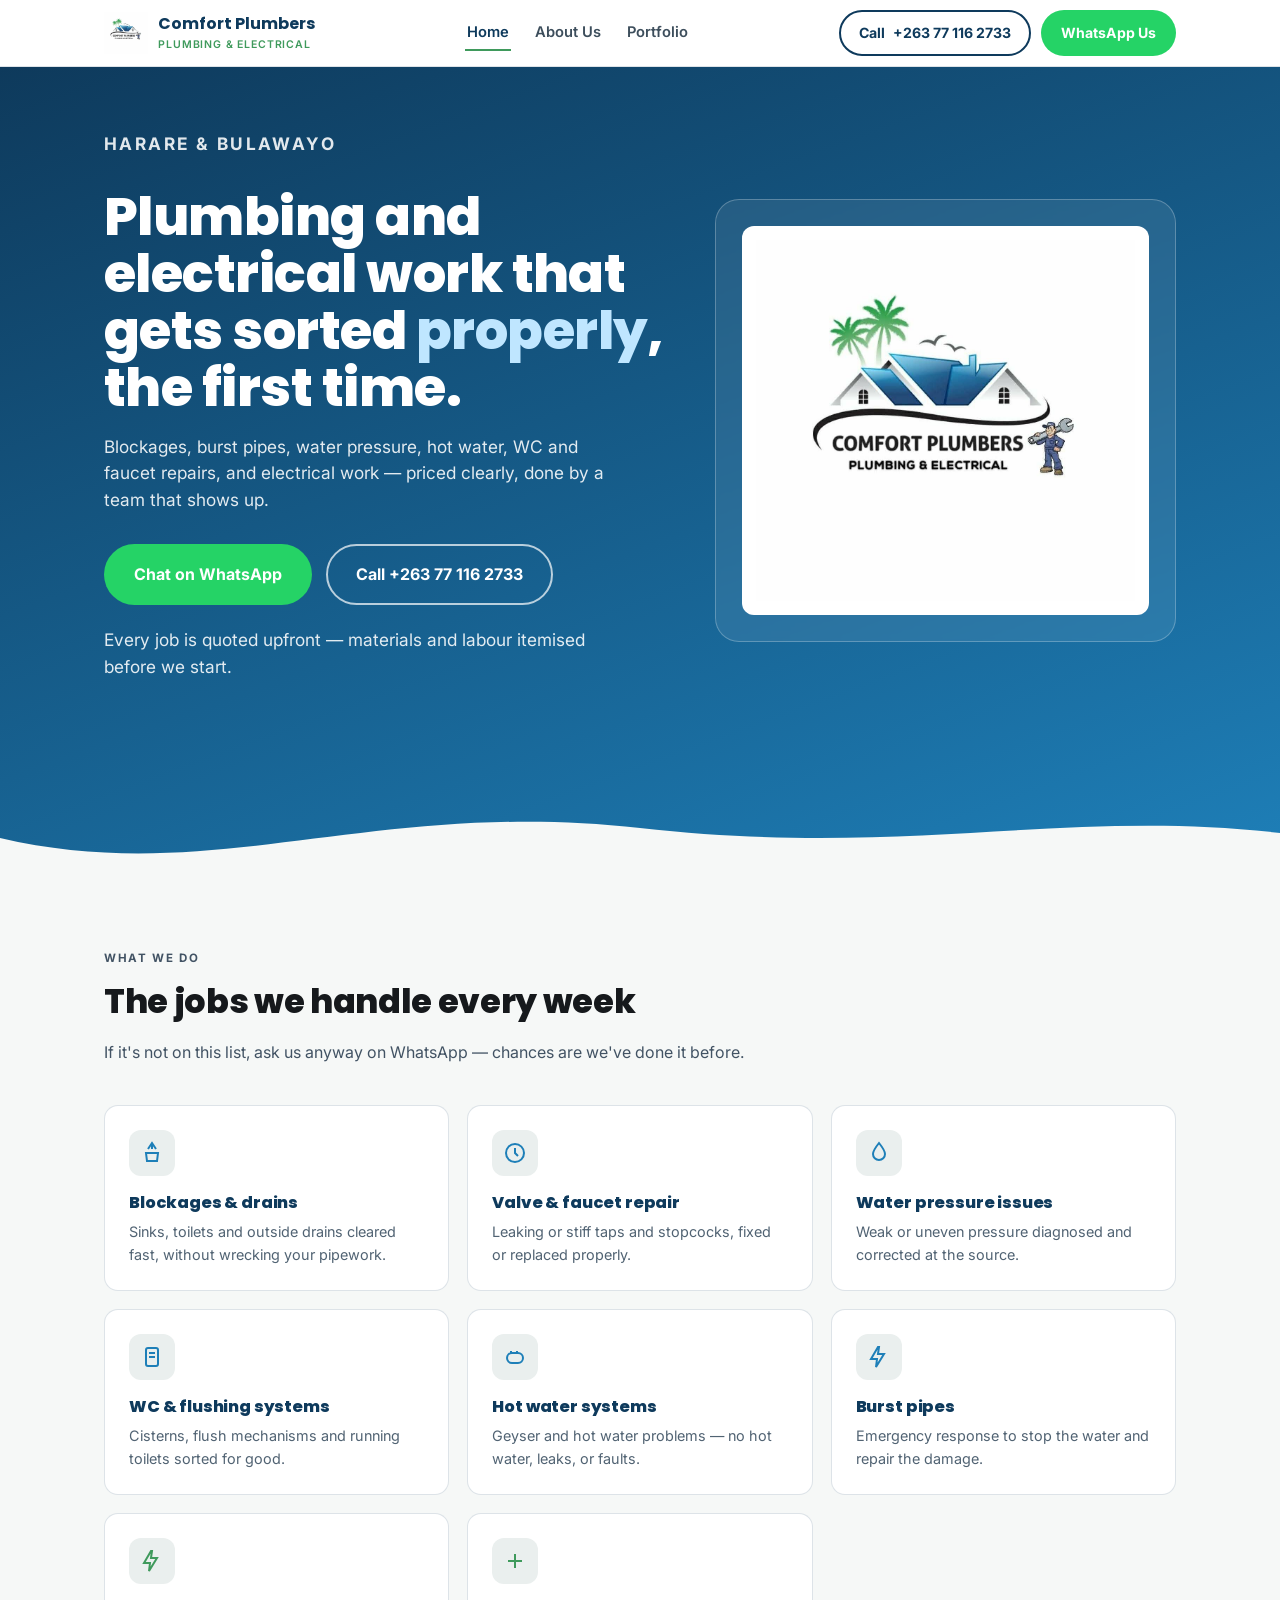
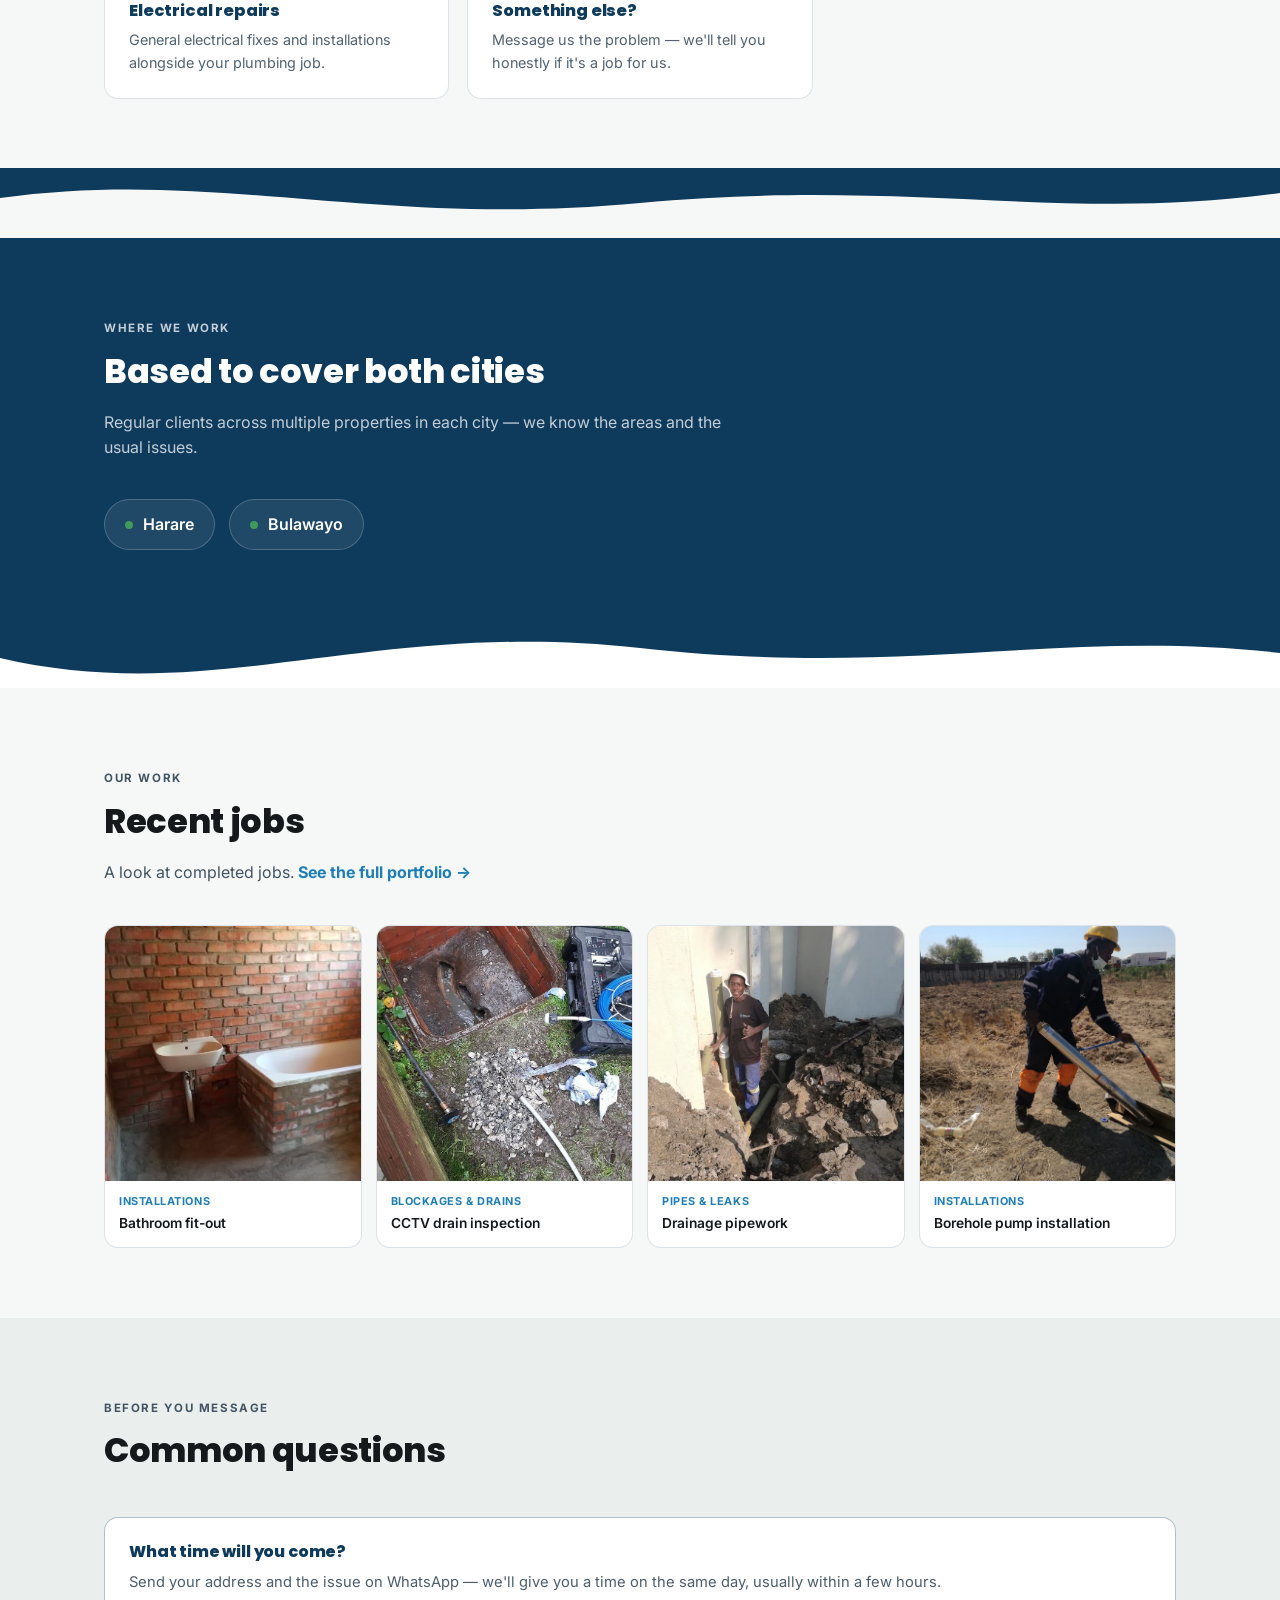
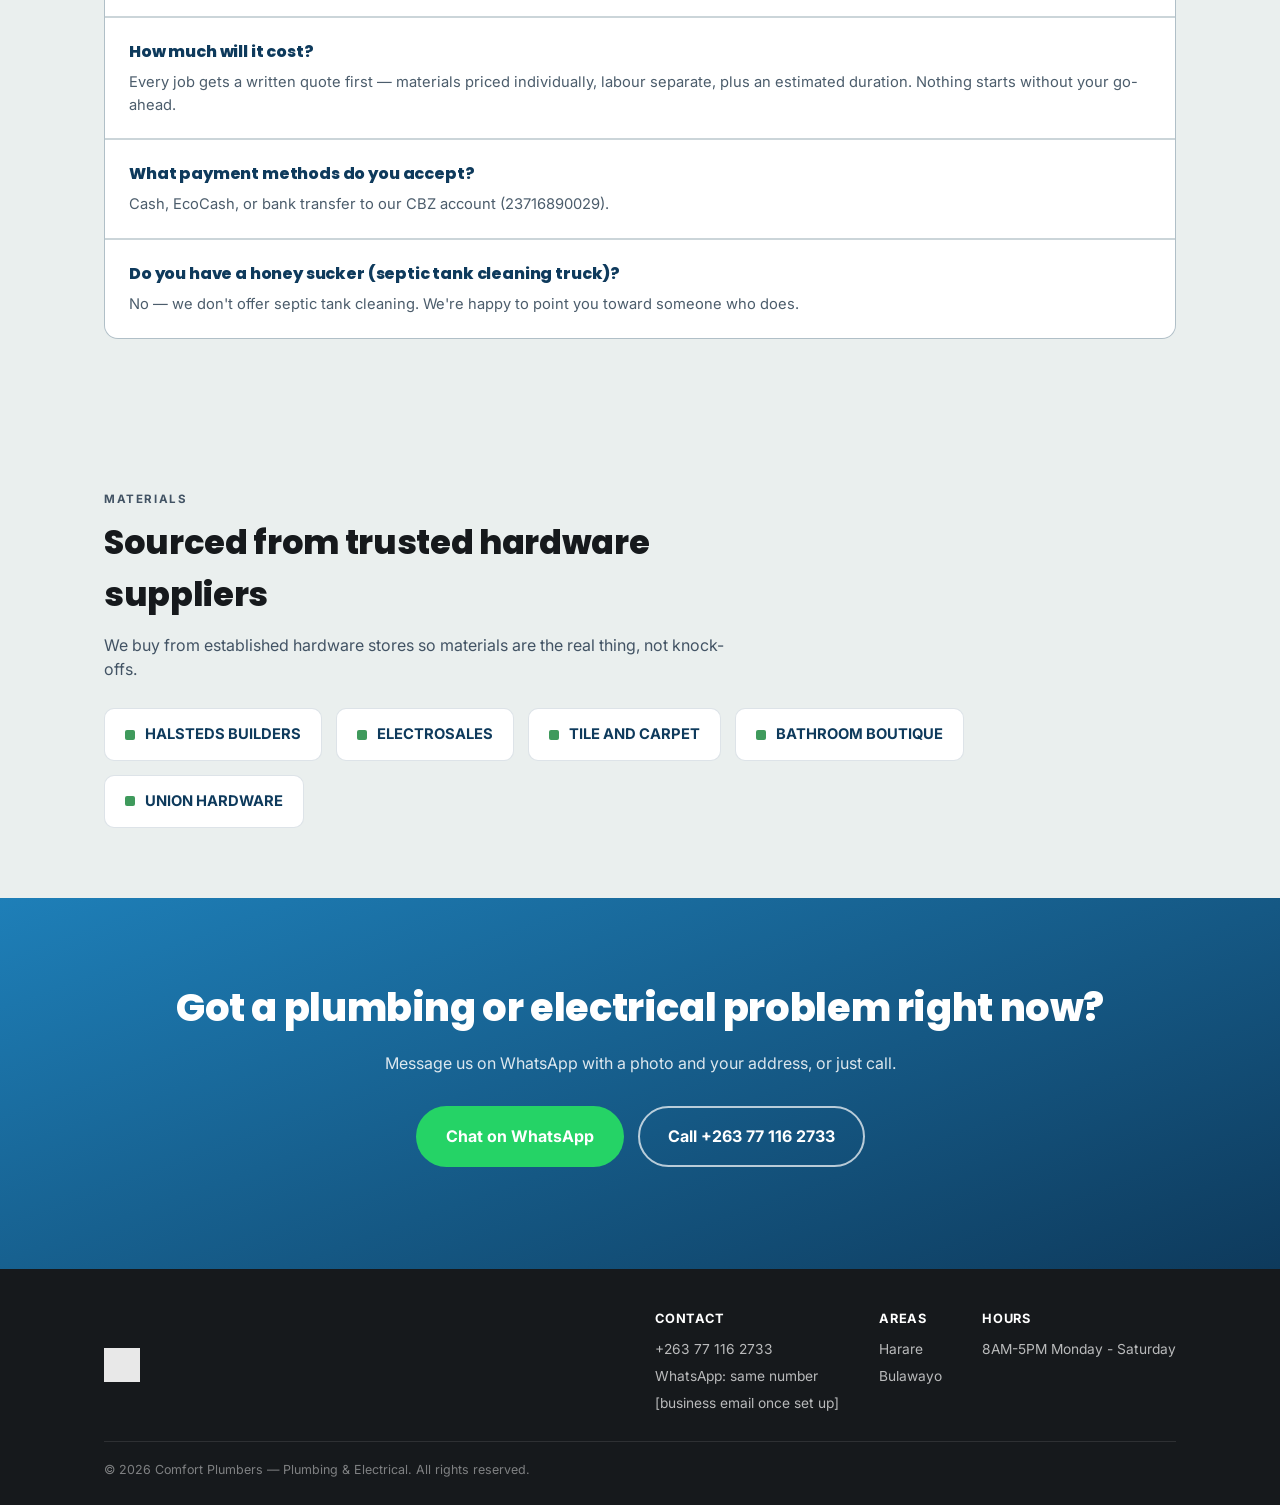
<file: index.html>
<!DOCTYPE html>
<html lang="en">
<head>
<meta charset="UTF-8">
<meta name="viewport" content="width=device-width, initial-scale=1.0">
<title>Comfort Plumbers | Plumbing &amp; Electrical — Harare &amp; Bulawayo</title>
<link rel="preconnect" href="https://fonts.googleapis.com">
<link href="https://fonts.googleapis.com/css2?family=Poppins:wght@600;700;800&family=Inter:wght@400;500;600;700&display=swap" rel="stylesheet">
<link rel="stylesheet" href="style.css">
</head>
<body>

<div class="topbar">
  <div class="topbar-inner">
    <div class="brand">
      <img src="logo.jpg" alt="Comfort Plumbers logo">
      <div class="brand-name">Comfort Plumbers<span>Plumbing &amp; Electrical</span></div>
    </div>
    <nav class="nav">
      <a href="index.html" class="active">Home</a>
      <a href="about.html">About Us</a>
      <a href="portfolio.html">Portfolio</a>
    </nav>
    <div class="top-actions">
      <a class="btn btn-call" href="tel:+263771162733"><span class="label">Call</span> +263 77 116 2733</a>
      <a class="btn btn-whatsapp" href="https://wa.me/263771162733" target="_blank" rel="noopener">WhatsApp Us</a>
    </div>
  </div>
</div>

<header class="hero">
  <div class="hero-inner">
    <div>
      <p class="eyebrow">Harare &amp; Bulawayo</p>
      <h1>Plumbing and electrical work that gets sorted <em>properly</em>, the first time.</h1>
      <p>Blockages, burst pipes, water pressure, hot water, WC and faucet repairs, and electrical work — priced clearly, done by a team that shows up.</p>
      <div class="hero-ctas">
        <a class="btn btn-whatsapp btn-lg" href="https://wa.me/263771162733" target="_blank" rel="noopener">Chat on WhatsApp</a>
        <a class="btn btn-call on-navy btn-lg" href="tel:+263771162733">Call +263 77 116 2733</a>
      </div>
      <p class="hero-note">Every job is quoted upfront — materials and labour itemised before we start.</p>
    </div>
    <div class="hero-badge">
      <img src="logo.jpg" alt="Comfort Plumbers">
    </div>
  </div>
  <svg class="wave" viewBox="0 0 1200 70" preserveAspectRatio="none" xmlns="http://www.w3.org/2000/svg">
    <path d="M0,40 C200,90 350,0 600,30 C850,60 1000,10 1200,35 L1200,70 L0,70 Z"></path>
  </svg>
</header>

<section id="services">
  <div class="wrap">
    <div class="section-head">
      <p class="eyebrow">What we do</p>
      <h2>The jobs we handle every week</h2>
      <p>If it's not on this list, ask us anyway on WhatsApp — chances are we've done it before.</p>
    </div>
    <div class="services-grid">

      <div class="service-card">
        <div class="service-icon">
          <svg width="24" height="24" viewBox="0 0 24 24" fill="none" stroke="currentColor" stroke-width="2"><path d="M12 2v6M8 8l4-6 4 6M6 12h12l-1 8H7l-1-8Z"/></svg>
        </div>
        <h3>Blockages &amp; drains</h3>
        <p>Sinks, toilets and outside drains cleared fast, without wrecking your pipework.</p>
      </div>

      <div class="service-card">
        <div class="service-icon">
          <svg width="24" height="24" viewBox="0 0 24 24" fill="none" stroke="currentColor" stroke-width="2"><circle cx="12" cy="12" r="9"/><path d="M12 7v5l3 3"/></svg>
        </div>
        <h3>Valve &amp; faucet repair</h3>
        <p>Leaking or stiff taps and stopcocks, fixed or replaced properly.</p>
      </div>

      <div class="service-card">
        <div class="service-icon">
          <svg width="24" height="24" viewBox="0 0 24 24" fill="none" stroke="currentColor" stroke-width="2"><path d="M12 2c4 5 6 8 6 11a6 6 0 1 1-12 0c0-3 2-6 6-11Z"/></svg>
        </div>
        <h3>Water pressure issues</h3>
        <p>Weak or uneven pressure diagnosed and corrected at the source.</p>
      </div>

      <div class="service-card">
        <div class="service-icon">
          <svg width="24" height="24" viewBox="0 0 24 24" fill="none" stroke="currentColor" stroke-width="2"><rect x="6" y="3" width="12" height="18" rx="2"/><path d="M9 8h6M9 12h6"/></svg>
        </div>
        <h3>WC &amp; flushing systems</h3>
        <p>Cisterns, flush mechanisms and running toilets sorted for good.</p>
      </div>

      <div class="service-card">
        <div class="service-icon">
          <svg width="24" height="24" viewBox="0 0 24 24" fill="none" stroke="currentColor" stroke-width="2"><path d="M4 13a5 5 0 0 1 5-5h6a5 5 0 0 1 0 10H9a5 5 0 0 1-5-5Z"/><path d="M8 8V6M14 8V6"/></svg>
        </div>
        <h3>Hot water systems</h3>
        <p>Geyser and hot water problems — no hot water, leaks, or faults.</p>
      </div>

      <div class="service-card">
        <div class="service-icon">
          <svg width="24" height="24" viewBox="0 0 24 24" fill="none" stroke="currentColor" stroke-width="2"><path d="M11 2 4 14h6l-1 8 8-13h-6l1-7Z"/></svg>
        </div>
        <h3>Burst pipes</h3>
        <p>Emergency response to stop the water and repair the damage.</p>
      </div>

      <div class="service-card electrical">
        <div class="service-icon">
          <svg width="24" height="24" viewBox="0 0 24 24" fill="none" stroke="currentColor" stroke-width="2"><path d="M11 2 4 14h6l-1 8 8-13h-6l1-7Z"/></svg>
        </div>
        <h3>Electrical repairs</h3>
        <p>General electrical fixes and installations alongside your plumbing job.</p>
      </div>

      <div class="service-card electrical">
        <div class="service-icon">
          <svg width="24" height="24" viewBox="0 0 24 24" fill="none" stroke="currentColor" stroke-width="2"><path d="M5 12h14M12 5v14"/></svg>
        </div>
        <h3>Something else?</h3>
        <p>Message us the problem — we'll tell you honestly if it's a job for us.</p>
      </div>

    </div>
  </div>
</section>

<svg class="wave flip" viewBox="0 0 1200 70" preserveAspectRatio="none" xmlns="http://www.w3.org/2000/svg" style="margin-top:-1px;">
  <path d="M0,30 C200,0 350,60 600,35 C850,10 1000,55 1200,25 L1200,0 L0,0 Z"></path>
</svg>

<section class="areas">
  <div class="wrap">
    <div class="section-head">
      <p class="eyebrow">Where we work</p>
      <h2>Based to cover both cities</h2>
      <p>Regular clients across multiple properties in each city — we know the areas and the usual issues.</p>
    </div>
    <div class="area-list">
      <div class="area-pill"><span class="dot"></span> Harare</div>
      <div class="area-pill"><span class="dot"></span> Bulawayo</div>
    </div>
  </div>
</section>

<svg class="wave flip-white" viewBox="0 0 1200 70" preserveAspectRatio="none" xmlns="http://www.w3.org/2000/svg" style="background:var(--navy);">
  <path d="M0,40 C200,90 350,0 600,30 C850,60 1000,10 1200,35 L1200,70 L0,70 Z"></path>
</svg>

<section id="work">
  <div class="wrap">
    <div class="section-head">
      <p class="eyebrow">Our work</p>
      <h2>Recent jobs</h2>
      <p>A look at completed jobs. <a href="portfolio.html" style="color:var(--sky);font-weight:700;">See the full portfolio →</a></p>
    </div>
    <div class="portfolio-grid">
      <figure class="portfolio-photo">
        <img src="photos/job-bathroom.jpg" alt="New bathroom installation with sink and bathtub">
        <figcaption><span class="cat">Installations</span>Bathroom fit-out</figcaption>
      </figure>
      <figure class="portfolio-photo">
        <img src="photos/job-cctv-inspection.jpg" alt="CCTV drain camera inspection at a manhole">
        <figcaption><span class="cat">Blockages &amp; Drains</span>CCTV drain inspection</figcaption>
      </figure>
      <figure class="portfolio-photo">
        <img src="photos/job-pipework-1.jpg" alt="Outdoor drainage pipework completed against a wall">
        <figcaption><span class="cat">Pipes &amp; Leaks</span>Drainage pipework</figcaption>
      </figure>
      <figure class="portfolio-photo">
        <img src="photos/job-borehole-pump.jpg" alt="Submersible borehole pump being prepared for installation">
        <figcaption><span class="cat">Installations</span>Borehole pump installation</figcaption>
      </figure>
    </div>
  </div>
</section>

<section id="faq" style="background:var(--paper-dim);">
  <div class="wrap">
    <div class="section-head">
      <p class="eyebrow">Before you message</p>
      <h2>Common questions</h2>
    </div>
    <div class="faq">
      <div class="faq-item">
        <h3>What time will you come?</h3>
        <p>Send your address and the issue on WhatsApp — we'll give you a time on the same day, usually within a few hours.</p>
      </div>
      <div class="faq-item">
        <h3>How much will it cost?</h3>
        <p>Every job gets a written quote first — materials priced individually, labour separate, plus an estimated duration. Nothing starts without your go-ahead.</p>
      </div>
      <div class="faq-item">
        <h3>What payment methods do you accept?</h3>
        <p>Cash, EcoCash, or bank transfer to our CBZ account (23716890029).</p>
      </div>
      <div class="faq-item">
        <h3>Do you have a honey sucker (septic tank cleaning truck)?</h3>
        <p>No — we don't offer septic tank cleaning. We're happy to point you toward someone who does.</p>
      </div>
    </div>
  </div>
</section>

<section class="partners">
  <div class="wrap">
    <div class="section-head">
      <p class="eyebrow">Materials</p>
      <h2>Sourced from trusted hardware suppliers</h2>
      <p>We buy from established hardware stores so materials are the real thing, not knock-offs.</p>
    </div>
    <div class="partner-strip">
      <div class="partner-badge"><span class="sq"></span>HALSTEDS BUILDERS</div>
      <div class="partner-badge"><span class="sq"></span>ELECTROSALES</div>
      <div class="partner-badge"><span class="sq"></span>TILE AND CARPET</div>
       <div class="partner-badge"><span class="sq"></span>BATHROOM BOUTIQUE</div>
       <div class="partner-badge"><span class="sq"></span> UNION HARDWARE</div>
    </div>
  </div>
</section>

<section class="final-cta">
  <div class="wrap">
    <h2>Got a plumbing or electrical problem right now?</h2>
    <p>Message us on WhatsApp with a photo and your address, or just call.</p>
    <div class="hero-ctas">
      <a class="btn btn-whatsapp btn-lg" href="https://wa.me/263771162733" target="_blank" rel="noopener">Chat on WhatsApp</a>
      <a class="btn btn-call on-navy btn-lg" href="tel:+263771162733">Call +263 77 116 2733</a>
    </div>
  </div>
</section>

<footer>
  <div class="wrap">
    <div class="footer-inner">
      <div class="footer-brand">
        <img src="logo.jpg" alt="Comfort Plumbers">
      </div>
      <div class="cols">
        <div>
          <h4>Contact</h4>
          <ul>
            <li>+263 77 116 2733</li>
            <li>WhatsApp: same number</li>
            <li>[business email once set up]</li>
          </ul>
        </div>
        <div>
          <h4>Areas</h4>
          <ul>
            <li>Harare</li>
            <li>Bulawayo</li>
          </ul>
        </div>
        <div>
          <h4>Hours</h4>
          <ul>
            <li>8AM-5PM Monday - Saturday</li>
          </ul>
        </div>
      </div>
    </div>
    <div class="footer-bottom">© 2026 Comfort Plumbers — Plumbing &amp; Electrical. All rights reserved.</div>
  </div>
</footer>

</body>
</html>
</file>
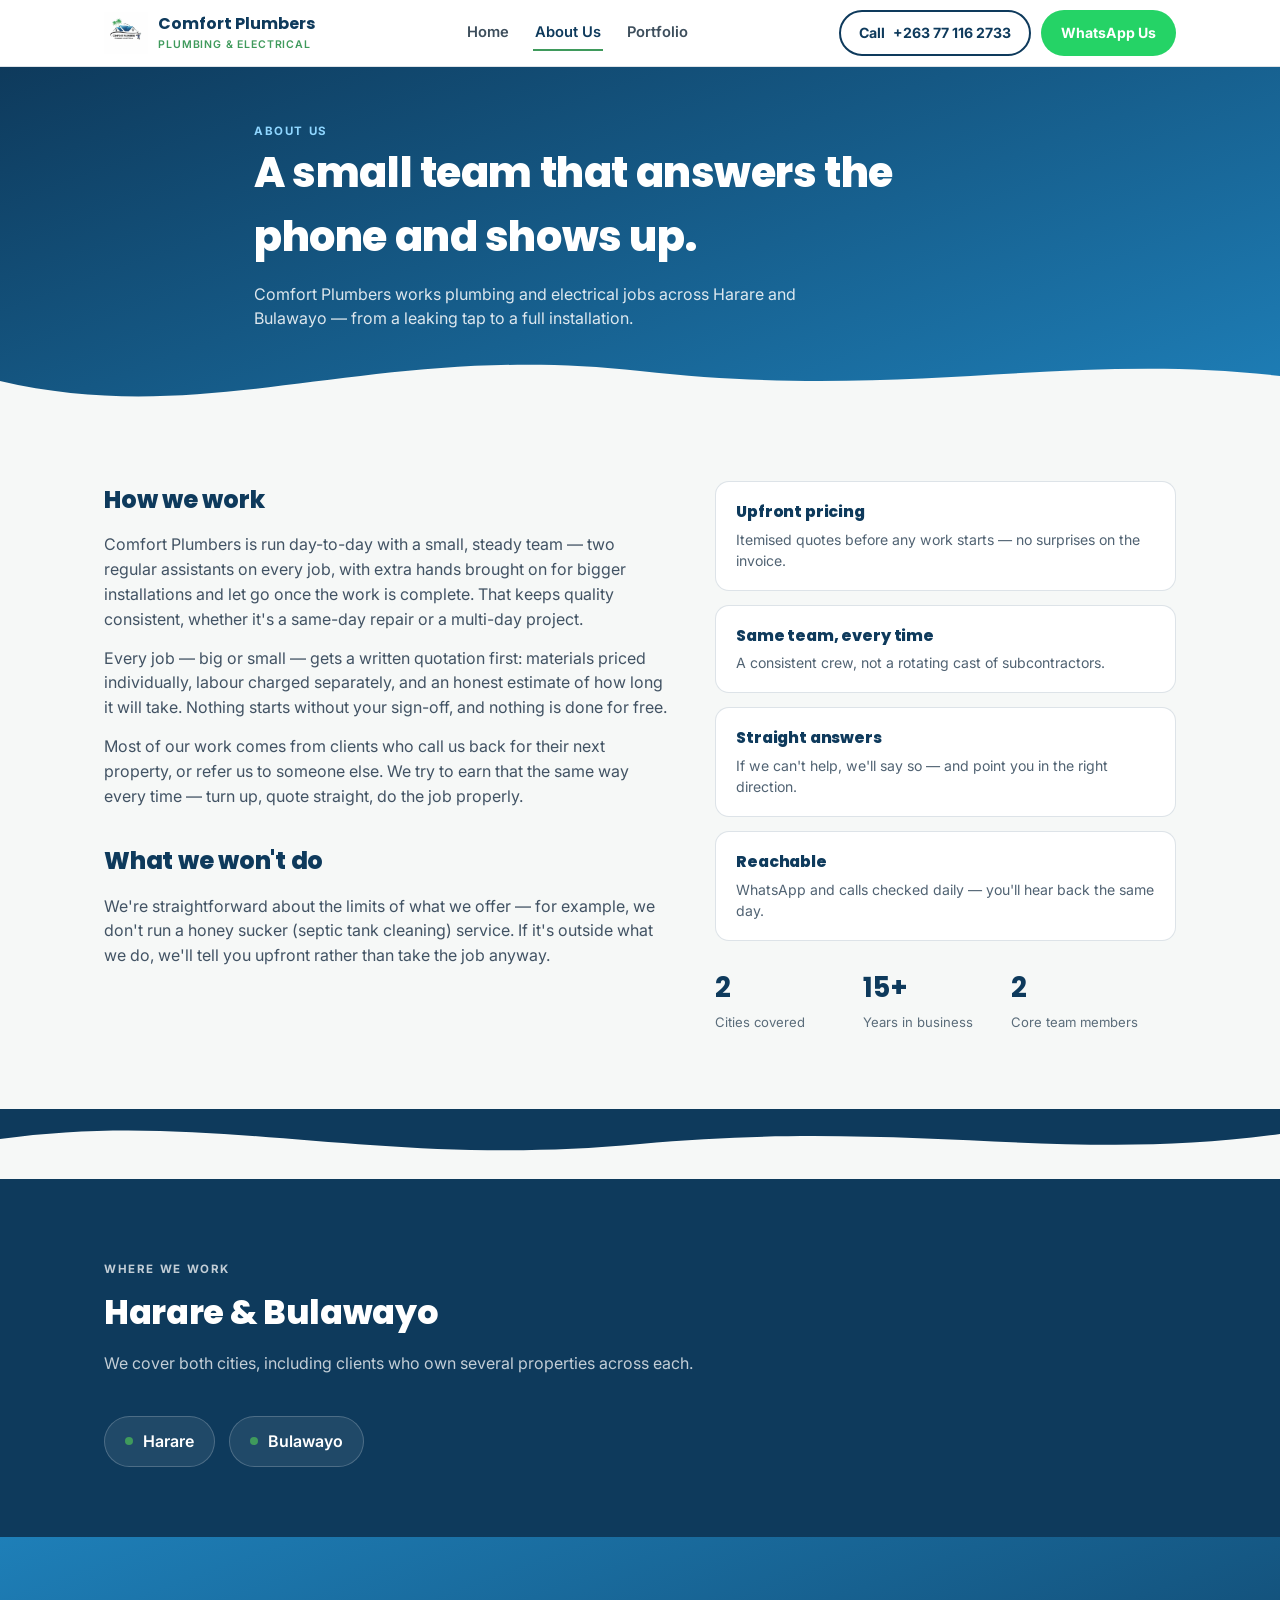
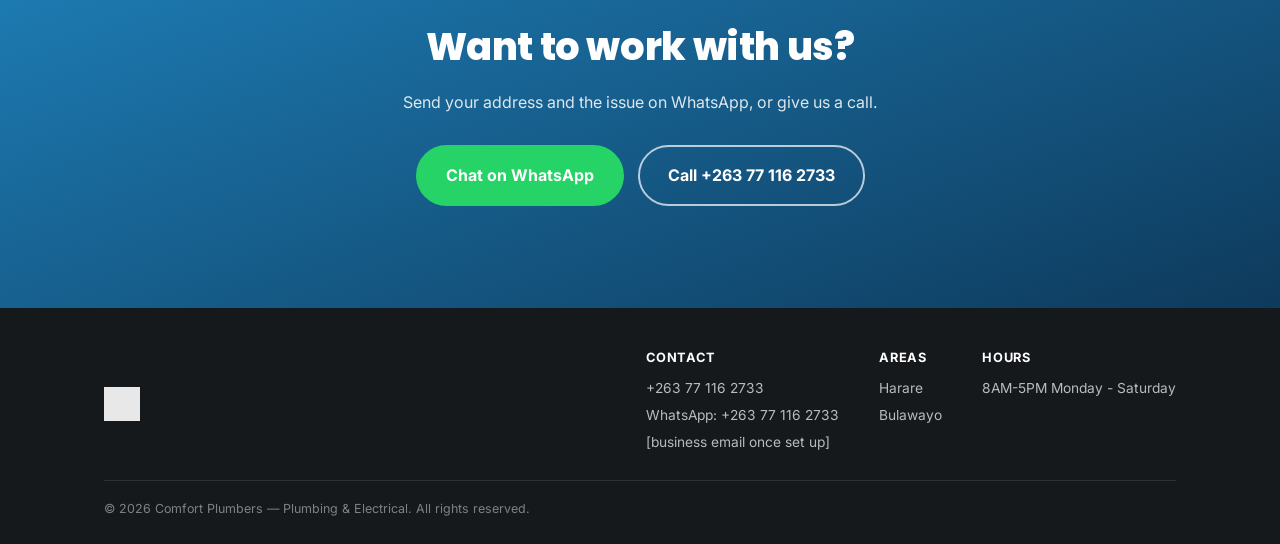
<file: about.html>
<!DOCTYPE html>
<html lang="en">
<head>
<meta charset="UTF-8">
<meta name="viewport" content="width=device-width, initial-scale=1.0">
<title>About Us | Comfort Plumbers</title>
<link rel="preconnect" href="https://fonts.googleapis.com">
<link href="https://fonts.googleapis.com/css2?family=Poppins:wght@600;700;800&family=Inter:wght@400;500;600;700&display=swap" rel="stylesheet">
<link rel="stylesheet" href="style.css">
</head>
<body>

<div class="topbar">
  <div class="topbar-inner">
    <div class="brand">
      <img src="logo.jpg" alt="Comfort Plumbers logo">
      <div class="brand-name">Comfort Plumbers<span>Plumbing &amp; Electrical</span></div>
    </div>
    <nav class="nav">
      <a href="index.html">Home</a>
      <a href="about.html" class="active">About Us</a>
      <a href="portfolio.html">Portfolio</a>
    </nav>
    <div class="top-actions">
      <a class="btn btn-call" href="tel:+263771162733"><span class="label">Call</span> +263 77 116 2733</a>
      <a class="btn btn-whatsapp" href="https://wa.me/263771162733" target="_blank" rel="noopener">WhatsApp Us</a>
    </div>
  </div>
</div>

<header class="page-hero">
  <div class="wrap">
    <p class="eyebrow" style="color:#8fd6ff;">About us</p>
    <h1>A small team that answers the phone and shows up.</h1>
    <p>Comfort Plumbers works plumbing and electrical jobs across Harare and Bulawayo — from a leaking tap to a full installation.</p>
  </div>
  <svg class="wave" viewBox="0 0 1200 70" preserveAspectRatio="none" xmlns="http://www.w3.org/2000/svg" style="position:absolute;bottom:0;left:0;">
    <path d="M0,40 C200,90 350,0 600,30 C850,60 1000,10 1200,35 L1200,70 L0,70 Z"></path>
  </svg>
</header>

<section>
  <div class="wrap about-grid">
    <div>
      <h2>How we work</h2>
      <p>Comfort Plumbers is run day-to-day with a small, steady team — two regular assistants on every job, with extra hands brought on for bigger installations and let go once the work is complete. That keeps quality consistent, whether it's a same-day repair or a multi-day project.</p>
      <p>Every job — big or small — gets a written quotation first: materials priced individually, labour charged separately, and an honest estimate of how long it will take. Nothing starts without your sign-off, and nothing is done for free.</p>
      <p>Most of our work comes from clients who call us back for their next property, or refer us to someone else. We try to earn that the same way every time — turn up, quote straight, do the job properly.</p>

      <h2 style="margin-top:34px;">What we won't do</h2>
      <p>We're straightforward about the limits of what we offer — for example, we don't run a honey sucker (septic tank cleaning) service. If it's outside what we do, we'll tell you upfront rather than take the job anyway.</p>
    </div>

    <div>
      <div class="value-list">
        <div class="value-card">
          <h3>Upfront pricing</h3>
          <p>Itemised quotes before any work starts — no surprises on the invoice.</p>
        </div>
        <div class="value-card">
          <h3>Same team, every time</h3>
          <p>A consistent crew, not a rotating cast of subcontractors.</p>
        </div>
        <div class="value-card">
          <h3>Straight answers</h3>
          <p>If we can't help, we'll say so — and point you in the right direction.</p>
        </div>
        <div class="value-card">
          <h3>Reachable</h3>
          <p>WhatsApp and calls checked daily — you'll hear back the same day.</p>
        </div>
      </div>

      <div class="stat-row">
        <div class="stat"><b>2</b><span>Cities covered</span></div>
        <div class="stat"><b>15+</b><span>Years in business</span></div>
        <div class="stat"><b>2</b><span>Core team members</span></div>
      </div>
    </div>
  </div>
</section>

<svg class="wave flip" viewBox="0 0 1200 70" preserveAspectRatio="none" xmlns="http://www.w3.org/2000/svg" style="margin-top:-1px;">
  <path d="M0,30 C200,0 350,60 600,35 C850,10 1000,55 1200,25 L1200,0 L0,0 Z"></path>
</svg>

<section class="areas">
  <div class="wrap">
    <div class="section-head">
      <p class="eyebrow">Where we work</p>
      <h2>Harare &amp; Bulawayo</h2>
      <p>We cover both cities, including clients who own several properties across each.</p>
    </div>
    <div class="area-list">
      <div class="area-pill"><span class="dot"></span> Harare</div>
      <div class="area-pill"><span class="dot"></span> Bulawayo</div>
    </div>
  </div>
</section>

<section class="final-cta">
  <div class="wrap">
    <h2>Want to work with us?</h2>
    <p>Send your address and the issue on WhatsApp, or give us a call.</p>
    <div class="hero-ctas">
      <a class="btn btn-whatsapp btn-lg" href="https://wa.me/263771162733" target="_blank" rel="noopener">Chat on WhatsApp</a>
      <a class="btn btn-call on-navy btn-lg" href="tel:+263771162733">Call +263 77 116 2733</a>
    </div>
  </div>
</section>

<footer>
  <div class="wrap">
    <div class="footer-inner">
      <div class="footer-brand">
        <img src="logo.jpg" alt="Comfort Plumbers">
      </div>
      <div class="cols">
        <div>
          <h4>Contact</h4>
          <ul>
            <li>+263 77 116 2733</li>
            <li>WhatsApp: +263 77 116 2733</li>
            <li>[business email once set up]</li>
          </ul>
        </div>
        <div>
          <h4>Areas</h4>
          <ul>
            <li>Harare</li>
            <li>Bulawayo</li>
          </ul>
        </div>
        <div>
          <h4>Hours</h4>
          <ul>
            <li>8AM-5PM Monday - Saturday</li>
          </ul>
        </div>
      </div>
    </div>
    <div class="footer-bottom">© 2026 Comfort Plumbers — Plumbing &amp; Electrical. All rights reserved.</div>
  </div>
</footer>

</body>
</html>
</file>
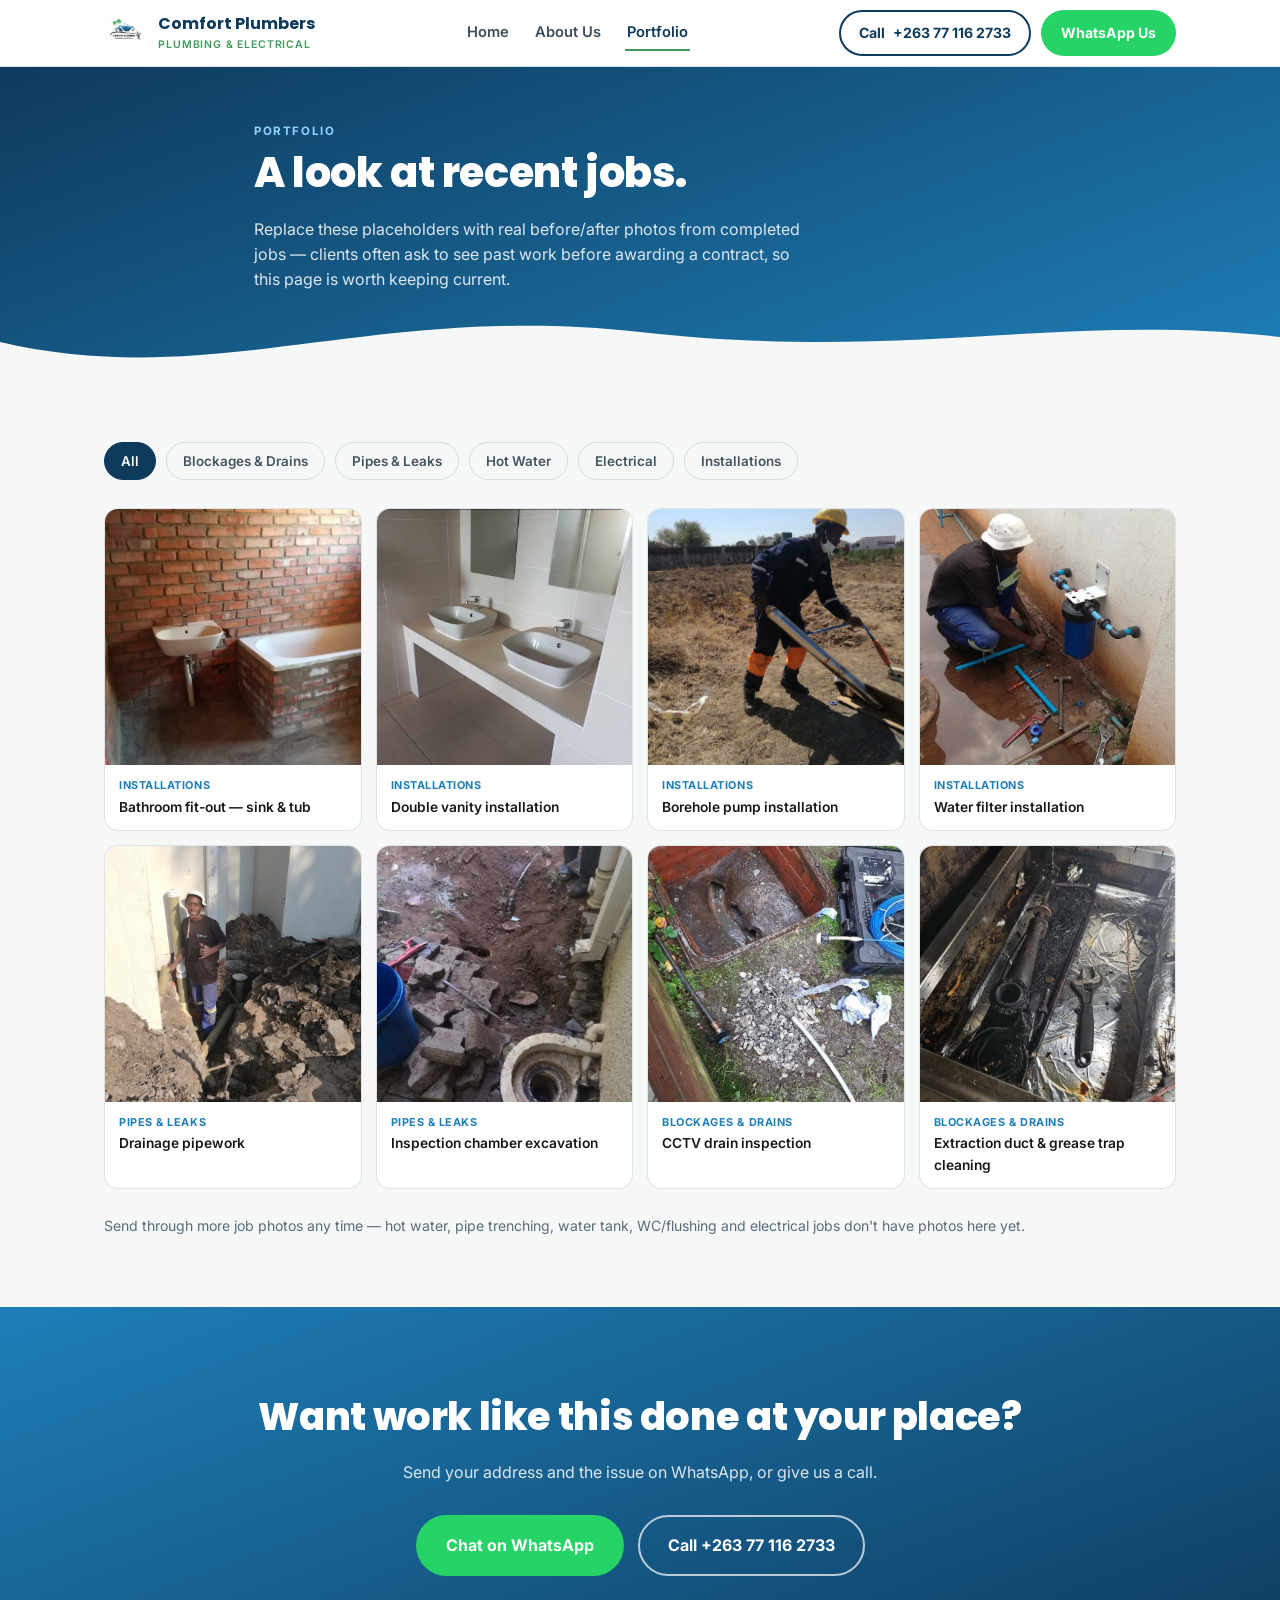
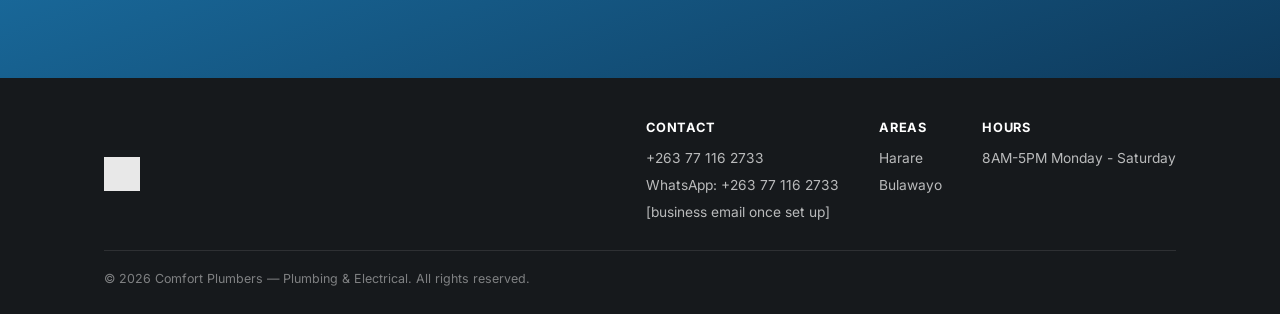
<file: portfolio.html>
<!DOCTYPE html>
<html lang="en">
<head>
<meta charset="UTF-8">
<meta name="viewport" content="width=device-width, initial-scale=1.0">
<title>Portfolio | Comfort Plumbers</title>
<link rel="preconnect" href="https://fonts.googleapis.com">
<link href="https://fonts.googleapis.com/css2?family=Poppins:wght@600;700;800&family=Inter:wght@400;500;600;700&display=swap" rel="stylesheet">
<link rel="stylesheet" href="style.css">
</head>
<body>

<div class="topbar">
  <div class="topbar-inner">
    <div class="brand">
      <img src="logo.jpg" alt="Comfort Plumbers logo">
      <div class="brand-name">Comfort Plumbers<span>Plumbing &amp; Electrical</span></div>
    </div>
    <nav class="nav">
      <a href="index.html">Home</a>
      <a href="about.html">About Us</a>
      <a href="portfolio.html" class="active">Portfolio</a>
    </nav>
    <div class="top-actions">
      <a class="btn btn-call" href="tel:+263771162733"><span class="label">Call</span> +263 77 116 2733</a>
      <a class="btn btn-whatsapp" href="https://wa.me/263771162733" target="_blank" rel="noopener">WhatsApp Us</a>
    </div>
  </div>
</div>

<header class="page-hero">
  <div class="wrap">
    <p class="eyebrow" style="color:#8fd6ff;">Portfolio</p>
    <h1>A look at recent jobs.</h1>
    <p>Replace these placeholders with real before/after photos from completed jobs — clients often ask to see past work before awarding a contract, so this page is worth keeping current.</p>
  </div>
  <svg class="wave" viewBox="0 0 1200 70" preserveAspectRatio="none" xmlns="http://www.w3.org/2000/svg" style="position:absolute;bottom:0;left:0;">
    <path d="M0,40 C200,90 350,0 600,30 C850,60 1000,10 1200,35 L1200,70 L0,70 Z"></path>
  </svg>
</header>

<section>
  <div class="wrap">
    <div class="filter-row" id="filterRow">
      <span class="filter-pill active" data-filter="all">All</span>
      <span class="filter-pill" data-filter="blockages">Blockages &amp; Drains</span>
      <span class="filter-pill" data-filter="pipes">Pipes &amp; Leaks</span>
      <span class="filter-pill" data-filter="hot-water">Hot Water</span>
      <span class="filter-pill" data-filter="electrical">Electrical</span>
      <span class="filter-pill" data-filter="installations">Installations</span>
    </div>

    <div class="portfolio-grid full">

      <figure class="portfolio-photo" data-cat="installations">
        <img src="photos/job-bathroom.jpg" alt="New bathroom installation — sink and bathtub on exposed brick, before plastering">
        <figcaption><span class="cat">Installations</span>Bathroom fit-out — sink &amp; tub</figcaption>
      </figure>

      <figure class="portfolio-photo" data-cat="installations">
        <img src="photos/job-bathroom-2.jpg" alt="Double vanity bathroom sinks installed">
        <figcaption><span class="cat">Installations</span>Double vanity installation</figcaption>
      </figure>

      <figure class="portfolio-photo" data-cat="installations">
        <img src="photos/job-borehole-pump.jpg" alt="Submersible borehole pump being prepared for installation">
        <figcaption><span class="cat">Installations</span>Borehole pump installation</figcaption>
      </figure>

      <figure class="portfolio-photo" data-cat="installations">
        <img src="photos/job-filter-install.jpg" alt="Water filter housing being installed on a wall">
        <figcaption><span class="cat">Installations</span>Water filter installation</figcaption>
      </figure>

      <figure class="portfolio-photo" data-cat="pipes">
        <img src="photos/job-pipework-1.jpg" alt="Outdoor drainage pipework completed against a wall">
        <figcaption><span class="cat">Pipes &amp; Leaks</span>Drainage pipework</figcaption>
      </figure>

      <figure class="portfolio-photo" data-cat="pipes">
        <img src="photos/job-chamber-dig.jpg" alt="Excavation around a drainage inspection chamber">
        <figcaption><span class="cat">Pipes &amp; Leaks</span>Inspection chamber excavation</figcaption>
      </figure>

      <figure class="portfolio-photo" data-cat="blockages">
        <img src="photos/job-cctv-inspection.jpg" alt="CCTV drain camera inspection at a manhole">
        <figcaption><span class="cat">Blockages &amp; Drains</span>CCTV drain inspection</figcaption>
      </figure>

      <figure class="portfolio-photo" data-cat="blockages">
        <img src="photos/job-duct-cleaning.jpg" alt="Extraction duct and grease trap cleaning">
        <figcaption><span class="cat">Blockages &amp; Drains</span>Extraction duct &amp; grease trap cleaning</figcaption>
      </figure>

    </div>

    <p style="margin-top:26px;font-size:0.88rem;color:#5A6C7A;">
      Send through more job photos any time — hot water, pipe trenching, water tank, WC/flushing and electrical jobs don't have photos here yet.
    </p>

    <script>
      const pills = document.querySelectorAll('#filterRow .filter-pill');
      const photos = document.querySelectorAll('.portfolio-photo');
      pills.forEach(pill => {
        pill.addEventListener('click', () => {
          pills.forEach(p => p.classList.remove('active'));
          pill.classList.add('active');
          const filter = pill.dataset.filter;
          photos.forEach(photo => {
            const match = filter === 'all' || photo.dataset.cat === filter;
            photo.classList.toggle('is-hidden', !match);
          });
        });
      });
    </script>
  </div>
</section>

<section class="final-cta">
  <div class="wrap">
    <h2>Want work like this done at your place?</h2>
    <p>Send your address and the issue on WhatsApp, or give us a call.</p>
    <div class="hero-ctas">
      <a class="btn btn-whatsapp btn-lg" href="https://wa.me/263771162733" target="_blank" rel="noopener">Chat on WhatsApp</a>
      <a class="btn btn-call on-navy btn-lg" href="tel:+263771162733">Call +263 77 116 2733</a>
    </div>
  </div>
</section>

<footer>
  <div class="wrap">
    <div class="footer-inner">
      <div class="footer-brand">
        <img src="logo.jpg" alt="Comfort Plumbers">
      </div>
      <div class="cols">
        <div>
          <h4>Contact</h4>
          <ul>
            <li>+263 77 116 2733</li>
            <li>WhatsApp: +263 77 116 2733</li>
            <li>[business email once set up]</li>
          </ul>
        </div>
        <div>
          <h4>Areas</h4>
          <ul>
            <li>Harare</li>
            <li>Bulawayo</li>
          </ul>
        </div>
        <div>
          <h4>Hours</h4>
          <ul>
            <li>8AM-5PM Monday - Saturday</li>
          </ul>
        </div>
      </div>
    </div>
    <div class="footer-bottom">© 2026 Comfort Plumbers — Plumbing &amp; Electrical. All rights reserved.</div>
  </div>
</footer>

</body>
</html>
</file>
<file: style.css>
:root{
    --navy:#0E3A5C;
    --sky:#1E7FB8;
    --green:#3F9A5C;
    --whatsapp:#25D366;
    --ink:#16191C;
    --paper:#F6F8F7;
    --paper-dim:#EAEFEE;
    --white:#FFFFFF;
    --line:rgba(14,58,92,0.14);
    --radius:14px;
  }
  *{box-sizing:border-box;margin:0;padding:0;}
  html{scroll-behavior:smooth;}
  body{
    font-family:'Inter',sans-serif;
    color:var(--ink);
    background:var(--paper);
    line-height:1.55;
    -webkit-font-smoothing:antialiased;
  }
  h1,h2,h3,.display{
    font-family:'Poppins',sans-serif;
    font-weight:800;
    letter-spacing:-0.01em;
  }
  a{color:inherit;text-decoration:none;}
  img{max-width:100%;display:block;}
  .wrap{max-width:1120px;margin:0 auto;padding:0 24px;}
  .eyebrow{
    font-size:0.72rem;
    font-weight:700;
    letter-spacing:0.14em;
    text-transform:uppercase;
    color:var(--sky);
  }

  /* ===== Sticky top bar ===== */
  .topbar{
    position:sticky;top:0;z-index:50;
    background:var(--white);
    border-bottom:1px solid var(--line);
  }
  .topbar-inner{
    display:flex;align-items:center;justify-content:space-between;
    padding:10px 24px;max-width:1120px;margin:0 auto;
  }
  .brand{display:flex;align-items:center;gap:10px;}
  .brand img{height:42px;width:auto;}
  .brand-name{font-family:'Poppins';font-weight:700;font-size:1rem;color:var(--navy);}
  .brand-name span{display:block;font-family:'Inter';font-weight:600;font-size:0.66rem;letter-spacing:0.08em;text-transform:uppercase;color:var(--green);}
  .top-actions{display:flex;gap:10px;}
  .btn{
    display:inline-flex;align-items:center;gap:8px;
    padding:10px 18px;border-radius:999px;
    font-weight:700;font-size:0.88rem;
    border:2px solid transparent;
    transition:transform .15s ease, box-shadow .15s ease;
    white-space:nowrap;
  }
  .btn:hover{transform:translateY(-1px);}
  .btn-call{border-color:var(--navy);color:var(--navy);}
  .btn-call:hover{background:var(--navy);color:var(--white);}
  .btn-whatsapp{background:var(--whatsapp);color:var(--white);}
  .btn-whatsapp:hover{box-shadow:0 6px 18px rgba(37,211,102,0.4);}
  .btn-lg{padding:16px 28px;font-size:1rem;}
  @media (max-width:640px){ .top-actions .label{display:none;} }

  /* ===== Nav ===== */
  .nav{display:flex;gap:22px;align-items:center;}
  .nav a{
    font-weight:600;font-size:0.92rem;color:#3D4E5C;
    padding:6px 2px;border-bottom:2px solid transparent;
  }
  .nav a:hover{color:var(--navy);}
  .nav a.active{color:var(--navy);border-bottom-color:var(--green);}
  .topbar-inner{gap:20px;flex-wrap:wrap;}
  @media (max-width:760px){
    .topbar-inner{justify-content:center;text-align:center;}
    .nav{order:3;width:100%;justify-content:center;padding-top:6px;border-top:1px solid var(--line);margin-top:6px;}
  }

  /* ===== Page hero (About / Portfolio) ===== */
  .page-hero{
    background:linear-gradient(160deg, var(--navy) 0%, var(--sky) 100%);
    color:var(--white);padding:56px 0 80px;position:relative;
  }
  .page-hero .wrap{max-width:820px;}
  .page-hero h1{font-size:clamp(1.9rem,4vw,2.6rem);margin-bottom:12px;}
  .page-hero p{color:rgba(255,255,255,0.85);max-width:56ch;}

  /* ===== About page ===== */
  .about-grid{display:grid;grid-template-columns:1.1fr 0.9fr;gap:48px;align-items:start;}
  @media (max-width:860px){ .about-grid{grid-template-columns:1fr;} }
  .about-grid h2{font-size:1.5rem;color:var(--navy);margin-bottom:14px;}
  .about-grid p{color:#425364;margin-bottom:14px;}
  .value-list{display:grid;gap:14px;}
  .value-card{
    background:var(--white);border:1px solid var(--line);border-radius:var(--radius);
    padding:18px 20px;
  }
  .value-card h3{font-size:0.98rem;color:var(--navy);margin-bottom:4px;}
  .value-card p{font-size:0.88rem;color:#516373;margin:0;}
  .stat-row{display:flex;gap:28px;flex-wrap:wrap;margin:26px 0 6px;}
  .stat{min-width:120px;}
  .stat b{display:block;font-family:'Poppins';font-size:1.7rem;color:var(--navy);}
  .stat span{font-size:0.82rem;color:#5A6C7A;}

  /* ===== Portfolio page ===== */
  .filter-row{display:flex;gap:10px;flex-wrap:wrap;margin-bottom:28px;}
  .filter-pill{
    padding:8px 16px;border-radius:999px;border:1.5px solid var(--line);
    font-size:0.84rem;font-weight:600;color:#43535F;cursor:pointer;user-select:none;
  }
  .filter-pill.active{background:var(--navy);border-color:var(--navy);color:var(--white);}
  .portfolio-grid.full{grid-template-columns:repeat(4,1fr);}
  @media (max-width:860px){ .portfolio-grid.full{grid-template-columns:repeat(2,1fr);} }
  .portfolio-frame .cat{font-size:0.7rem;font-weight:700;text-transform:uppercase;letter-spacing:0.05em;color:var(--sky);}

  .portfolio-photo{
    background:var(--white);border:1px solid var(--line);border-radius:var(--radius);
    overflow:hidden;transition:box-shadow .15s ease, transform .15s ease;
  }
  .portfolio-photo:hover{box-shadow:0 10px 26px rgba(14,58,92,0.12);transform:translateY(-2px);}
  .portfolio-photo img{width:100%;aspect-ratio:1;object-fit:cover;display:block;}
  .portfolio-photo figcaption{padding:12px 14px;font-size:0.86rem;font-weight:600;color:var(--ink);}
  .portfolio-photo figcaption .cat{
    display:block;font-size:0.68rem;font-weight:700;text-transform:uppercase;
    letter-spacing:0.05em;color:var(--sky);margin-bottom:3px;
  }
  .portfolio-photo.is-hidden{display:none;}

  /* ===== Hero ===== */
  .hero{
    background:linear-gradient(160deg, var(--navy) 0%, var(--sky) 100%);
    color:var(--white);
    padding:64px 0 0;
    position:relative;
    overflow:hidden;
  }
  .hero-inner{
    max-width:1120px;margin:0 auto;padding:0 24px 90px;
    display:grid;grid-template-columns:1.1fr 0.9fr;gap:48px;align-items:center;
  }
  @media (max-width:860px){ .hero-inner{grid-template-columns:1fr;} }
  .hero h1{
    font-size:clamp(2.1rem, 4.4vw, 3.3rem);
    line-height:1.08;
    margin-bottom:18px;
  }
  .hero h1 em{
    font-style:normal;
    color:#BFE6FF;
  }
  .hero p{
    font-size:1.08rem;
    color:rgba(255,255,255,0.88);
    max-width:46ch;
    margin-bottom:30px;
  }
  .hero-ctas{display:flex;flex-wrap:wrap;gap:14px;margin-bottom:22px;}
  .btn-call.on-navy{border-color:rgba(255,255,255,0.7);color:var(--white);}
  .btn-call.on-navy:hover{background:var(--white);color:var(--navy);}
  .hero-note{font-size:0.85rem;color:rgba(255,255,255,0.72);}
  .hero-badge{
    justify-self:center;
    background:rgba(255,255,255,0.08);
    border:1px solid rgba(255,255,255,0.25);
    border-radius:24px;
    padding:26px;
    backdrop-filter:blur(2px);
  }
  .hero-badge img{border-radius:12px;background:var(--white);padding:14px;}

  /* Wave divider — the recurring signature shape, taken from the swoosh under the roof in the logo */
  .wave{display:block;width:100%;height:70px;margin-top:-2px;}
  .wave path{fill:var(--paper);}
  .wave.flip path{fill:var(--navy);}
  .wave.flip-white path{fill:var(--white);}

  section{padding:70px 0;}
  .section-head{max-width:640px;margin-bottom:40px;}
  .section-head h2{font-size:clamp(1.5rem,3vw,2.1rem);margin-top:8px;}
  .section-head p{color:#425364;margin-top:12px;}

  /* ===== Services ===== */
  .services-grid{
    display:grid;grid-template-columns:repeat(3,1fr);gap:18px;
  }
  @media (max-width:860px){ .services-grid{grid-template-columns:repeat(2,1fr);} }
  @media (max-width:560px){ .services-grid{grid-template-columns:1fr;} }
  .service-card{
    background:var(--white);
    border:1px solid var(--line);
    border-radius:var(--radius);
    padding:24px;
    transition:box-shadow .15s ease, transform .15s ease;
  }
  .service-card:hover{box-shadow:0 10px 26px rgba(14,58,92,0.1);transform:translateY(-2px);}
  .service-icon{
    width:46px;height:46px;border-radius:12px;
    background:var(--paper-dim);
    display:flex;align-items:center;justify-content:center;
    margin-bottom:14px;color:var(--sky);
  }
  .service-card h3{font-size:1.02rem;margin-bottom:6px;color:var(--navy);}
  .service-card p{font-size:0.9rem;color:#516373;}
  .service-card.electrical .service-icon{color:var(--green);}

  /* ===== Areas ===== */
  .areas{background:var(--navy);color:var(--white);}
  .areas .section-head p{color:rgba(255,255,255,0.75);}
  .areas .eyebrow{color:#8fd6ff;}
  .area-list{display:flex;flex-wrap:wrap;gap:14px;}
  .area-pill{
    display:flex;align-items:center;gap:10px;
    background:rgba(255,255,255,0.08);
    border:1px solid rgba(255,255,255,0.2);
    border-radius:999px;padding:12px 20px;font-weight:600;
  }
  .area-pill .dot{width:8px;height:8px;border-radius:50%;background:var(--green);}

  /* ===== Portfolio ===== */
  .portfolio-grid{
    display:grid;grid-template-columns:repeat(4,1fr);gap:14px;
  }
  @media (max-width:860px){ .portfolio-grid{grid-template-columns:repeat(2,1fr);} }
  .portfolio-frame{
    aspect-ratio:1;
    border-radius:var(--radius);
    background:var(--paper-dim);
    border:1.5px dashed var(--line);
    display:flex;flex-direction:column;align-items:center;justify-content:center;
    gap:8px;color:#7c8b98;text-align:center;padding:12px;
  }
  .portfolio-frame svg{opacity:0.55;}
  .portfolio-frame span{font-size:0.78rem;font-weight:600;}

  /* ===== FAQ ===== */
  .faq{display:grid;gap:2px;background:var(--line);border-radius:var(--radius);overflow:hidden;border:1px solid var(--line);}
  .faq-item{background:var(--white);padding:22px 24px;}
  .faq-item h3{font-size:1rem;color:var(--navy);margin-bottom:6px;}
  .faq-item p{font-size:0.92rem;color:#4c5d6c;}
  .faq-item .flag{
    display:inline-block;margin-top:8px;font-size:0.76rem;font-weight:700;
    color:#B15E00;background:#FFF1DC;border-radius:6px;padding:3px 8px;
  }

  /* ===== Partners ===== */
  .partners{background:var(--paper-dim);}
  .partners .section-head{margin-bottom:26px;}
  .partner-strip{
    display:flex;flex-wrap:wrap;gap:14px;
  }
  .partner-badge{
    background:var(--white);border:1px solid var(--line);border-radius:10px;
    padding:14px 20px;font-weight:700;color:var(--navy);font-size:0.92rem;
    display:flex;align-items:center;gap:10px;
  }
  .partner-badge .sq{width:10px;height:10px;background:var(--green);border-radius:2px;}

  /* ===== Final CTA ===== */
  .final-cta{
    background:linear-gradient(160deg, var(--sky) 0%, var(--navy) 100%);
    color:var(--white);text-align:center;
    padding:80px 0;
  }
  .final-cta h2{font-size:clamp(1.6rem,3.4vw,2.4rem);margin-bottom:14px;}
  .final-cta p{color:rgba(255,255,255,0.85);max-width:52ch;margin:0 auto 30px;}
  .final-cta .hero-ctas{justify-content:center;}

  /* ===== Footer ===== */
  footer{background:var(--ink);color:rgba(255,255,255,0.7);padding:40px 0 26px;font-size:0.86rem;}
  .footer-inner{display:flex;flex-wrap:wrap;justify-content:space-between;gap:24px;margin-bottom:20px;}
  .footer-brand{display:flex;align-items:center;gap:10px;}
  .footer-brand img{height:34px;filter:brightness(0) invert(1);opacity:0.9;}
  footer .cols{display:flex;gap:40px;flex-wrap:wrap;}
  footer h4{color:var(--white);font-size:0.8rem;letter-spacing:0.06em;text-transform:uppercase;margin-bottom:10px;}
  footer li{list-style:none;margin-bottom:6px;}
  .footer-bottom{border-top:1px solid rgba(255,255,255,0.1);padding-top:18px;font-size:0.78rem;color:rgba(255,255,255,0.45);}
</file>
